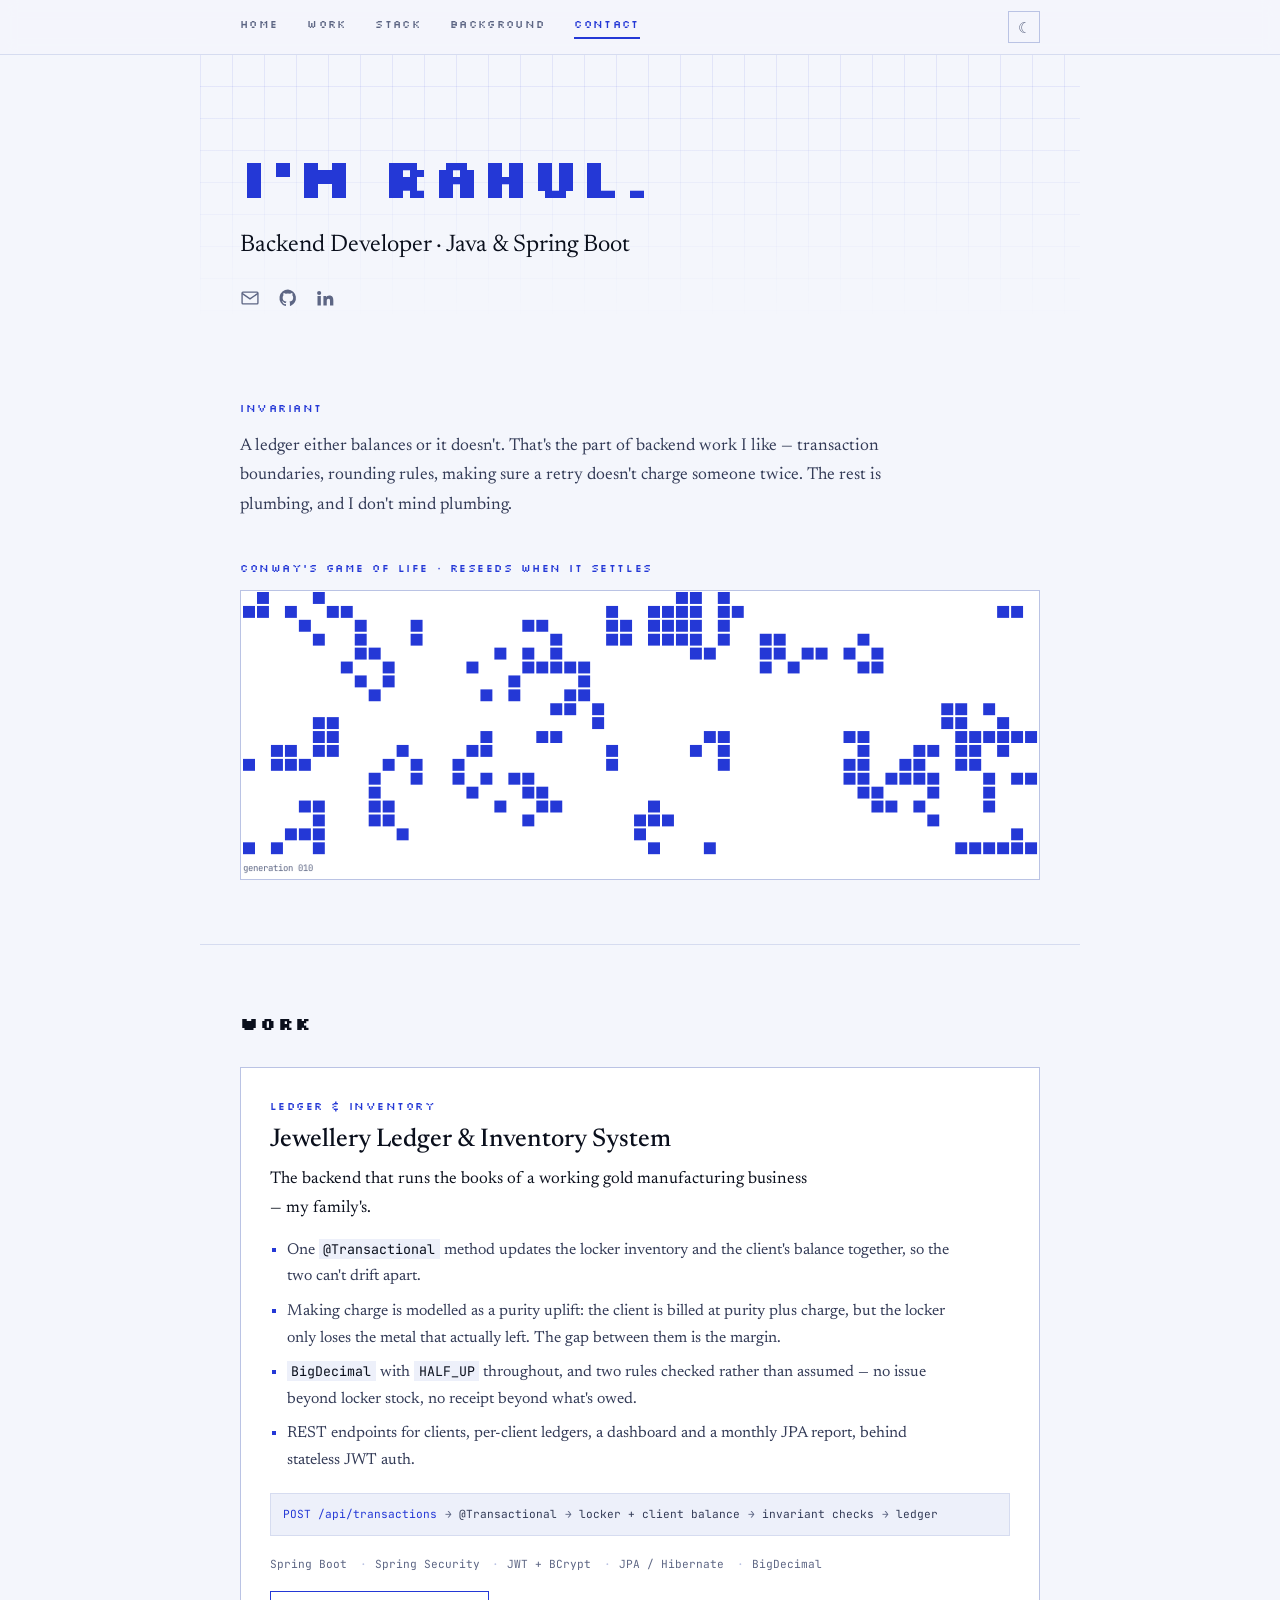
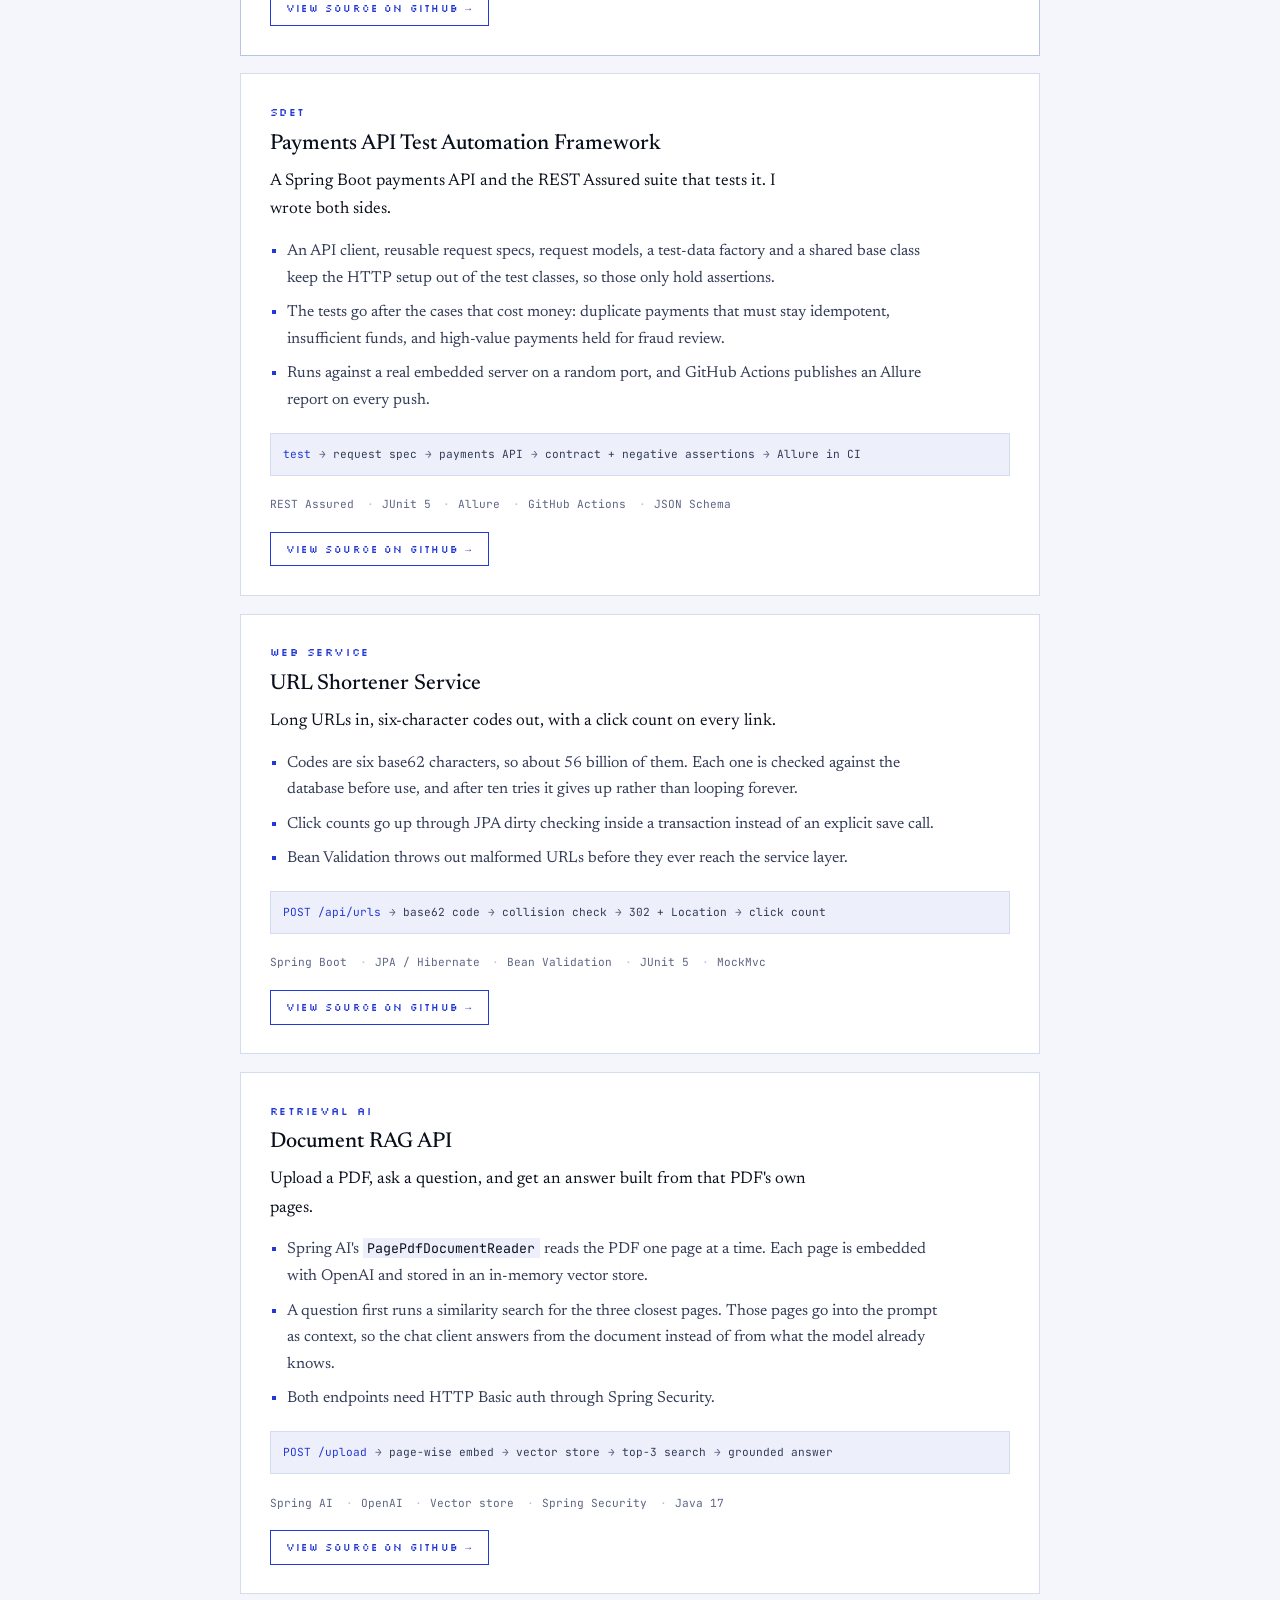
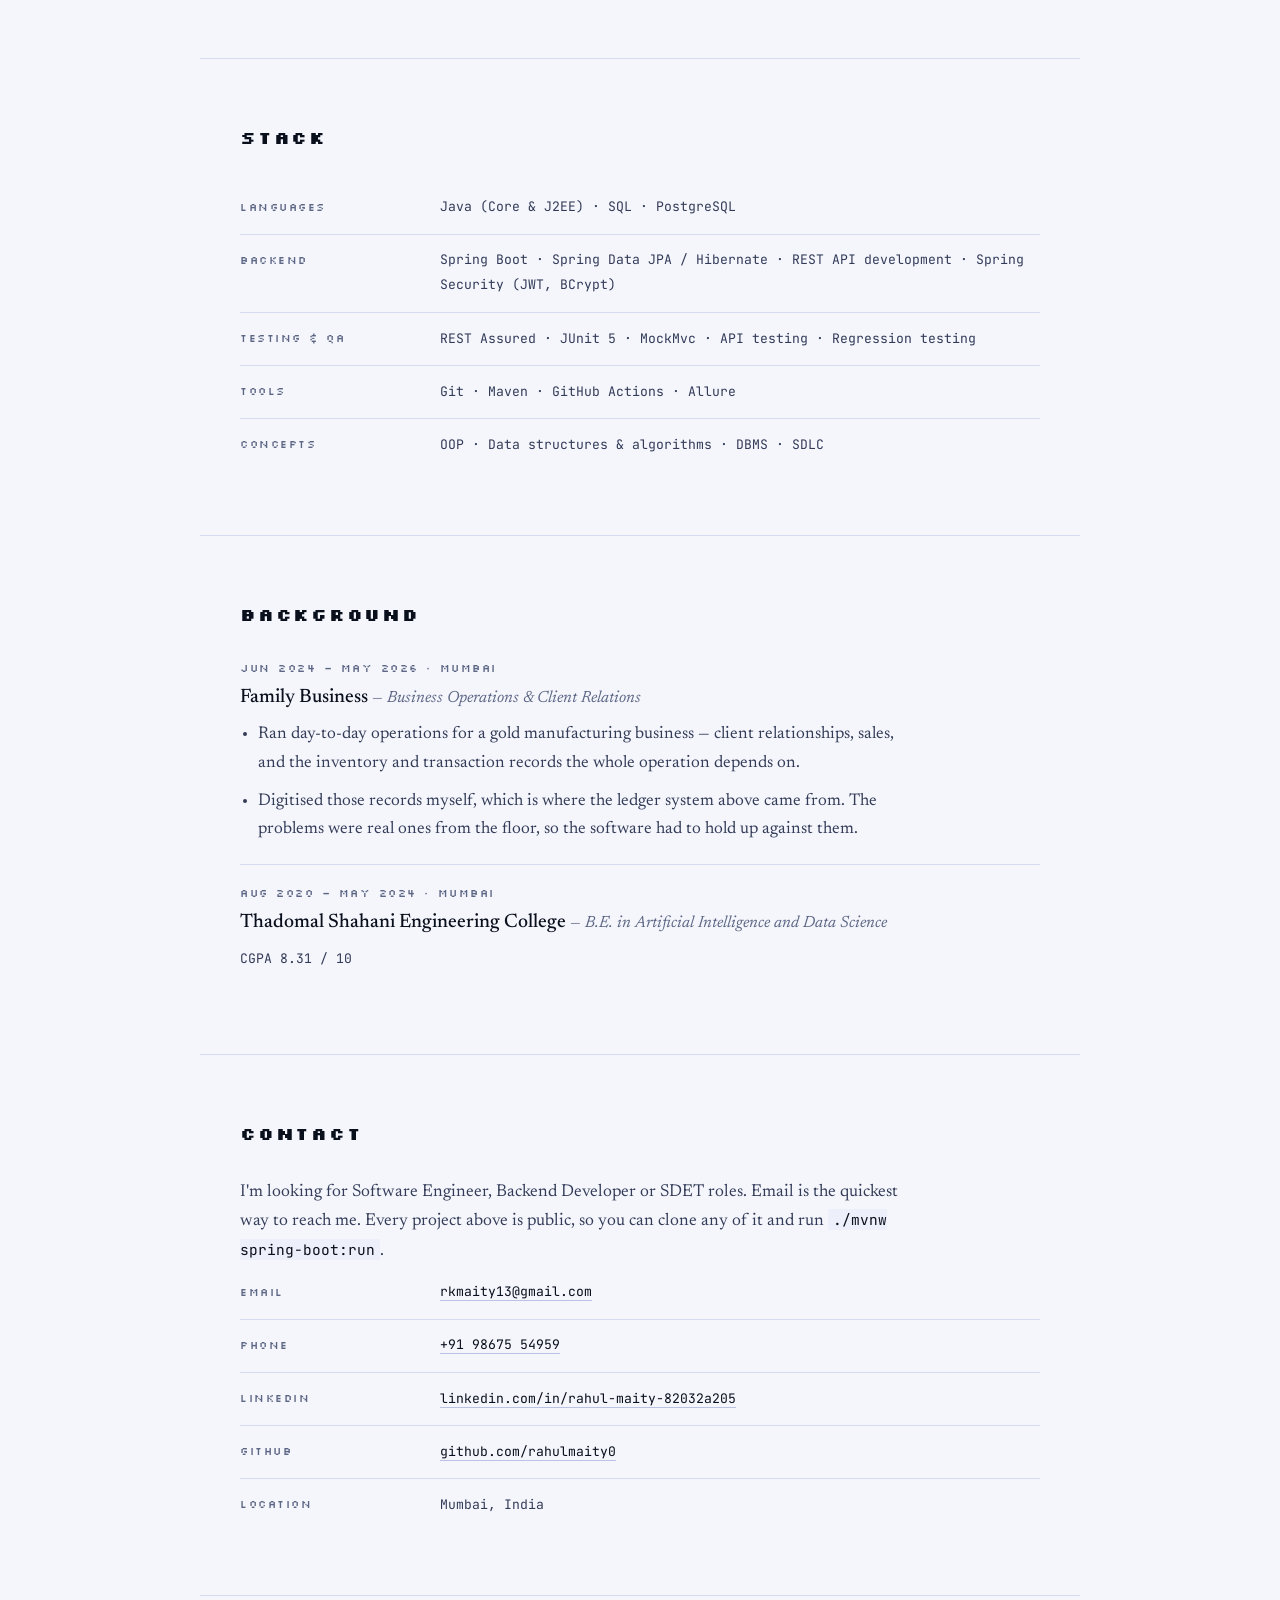
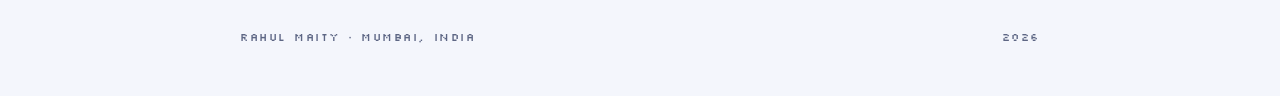
<file: index.html>
<!doctype html>
<html lang="en">
<head>
<meta charset="utf-8">
<meta name="viewport" content="width=device-width, initial-scale=1">
<title>Rahul Maity — Backend Engineer</title>
<meta name="description" content="Rahul Maity — B.E. in AI &amp; Data Science, Mumbai. Java and Spring Boot backend systems, REST APIs, and the REST Assured test frameworks that verify them.">
<meta property="og:title" content="Rahul Maity — Backend Engineer">
<meta property="og:description" content="Java · Spring Boot · REST APIs · SDET. Selected backend and test-automation work.">
<meta property="og:type" content="website">
<link rel="preconnect" href="https://fonts.googleapis.com">
<link rel="preconnect" href="https://fonts.gstatic.com" crossorigin>
<link rel="stylesheet" href="https://fonts.googleapis.com/css2?family=Silkscreen:wght@400;700&family=Newsreader:ital,opsz,wght@0,6..72,300;0,6..72,400;0,6..72,500;1,6..72,400&family=JetBrains+Mono:wght@400;500;700&display=swap">
<link rel="stylesheet" href="styles.css">
</head>
<body>
<a class="skip" href="#work">Skip to work</a>

<header class="topbar">
  <div class="wrap topbar-inner">
    <nav class="nav" aria-label="Sections">
      <a href="#top" class="is-current">Home</a>
      <a href="#work">Work</a>
      <a href="#stack" class="nav-optional">Stack</a>
      <a href="#background">Background</a>
      <a href="#contact">Contact</a>
    </nav>
    <button type="button" id="theme" class="theme" aria-label="Switch to dark theme" aria-pressed="false">
      <span class="theme-glyph" aria-hidden="true">☾</span>
    </button>
  </div>
</header>

<main id="top">

  <!-- ───────────────────── hero ───────────────────── -->
  <section class="wrap hero">
    <h1 class="pixel">I'm Rahul.</h1>
    <p class="role">Backend Developer &middot; Java &amp; Spring Boot</p>
    <ul class="socials">
      <li><a href="mailto:rkmaity13@gmail.com" aria-label="Email">
        <svg viewBox="0 0 24 24" width="20" height="20" fill="none" stroke="currentColor" stroke-width="1.6" aria-hidden="true"><rect x="2.5" y="5" width="19" height="14" rx="1"/><path d="M2.5 6.5 12 13l9.5-6.5"/></svg></a></li>
      <li><a href="https://github.com/rahulmaity0" rel="noopener" aria-label="GitHub">
        <svg viewBox="0 0 24 24" width="20" height="20" fill="currentColor" aria-hidden="true"><path d="M12 1.8a10.2 10.2 0 0 0-3.2 19.9c.5.1.7-.2.7-.5v-1.9c-2.8.6-3.4-1.3-3.4-1.3-.5-1.2-1.1-1.5-1.1-1.5-.9-.6.1-.6.1-.6 1 .1 1.5 1 1.5 1 .9 1.5 2.4 1.1 3 .8.1-.7.3-1.1.6-1.4-2.2-.3-4.6-1.1-4.6-5 0-1.1.4-2 1-2.7-.1-.3-.4-1.3.1-2.7 0 0 .8-.3 2.7 1a9.4 9.4 0 0 1 5 0c1.9-1.3 2.7-1 2.7-1 .5 1.4.2 2.4.1 2.7.6.7 1 1.6 1 2.7 0 3.9-2.4 4.7-4.6 5 .4.3.7.9.7 1.9v2.8c0 .3.2.6.7.5A10.2 10.2 0 0 0 12 1.8Z"/></svg></a></li>
      <li><a href="https://linkedin.com/in/rahul-maity-82032a205" rel="noopener" aria-label="LinkedIn">
        <svg viewBox="0 0 24 24" width="20" height="20" fill="currentColor" aria-hidden="true"><path d="M4.98 3.5a2.5 2.5 0 1 0 0 5 2.5 2.5 0 0 0 0-5ZM3 9.5h4V21H3V9.5Zm6.5 0h3.8v1.6h.1c.5-1 1.8-2 3.8-2 4 0 4.8 2.6 4.8 6V21h-4v-5.2c0-1.3 0-2.9-1.8-2.9s-2.1 1.4-2.1 2.8V21h-4V9.5Z"/></svg></a></li>
    </ul>
  </section>

  <!-- ───────────────────── statement + canvas ───────────────────── -->
  <section class="wrap statement">
    <p class="label">Invariant</p>
    <p class="say">A ledger either balances or it doesn't. That's the part of backend work I like &mdash; transaction boundaries, rounding rules, making sure a retry doesn't charge someone twice. The rest is plumbing, and I don't mind plumbing.</p>

    <figure class="plot">
      <figcaption class="label" id="plot-caption">conway's game of life &middot; reseeds when it settles</figcaption>
      <canvas id="life" aria-labelledby="plot-caption" role="img"></canvas>
    </figure>
  </section>

  <!-- ───────────────────── work ───────────────────── -->
  <section class="wrap section" id="work">
    <h2 class="head pixel">Work</h2>
    <ol class="cards">

      <li class="card card-lead">
        <p class="label">Ledger &amp; inventory</p>
        <h3>Jewellery Ledger &amp; Inventory System</h3>
        <p class="one">The backend that runs the books of a working gold manufacturing business &mdash; my family's.</p>
        <ul class="points">
          <li>One <code>@Transactional</code> method updates the locker inventory and the client's balance together, so the two can't drift apart.</li>
          <li>Making charge is modelled as a purity uplift: the client is billed at purity plus charge, but the locker only loses the metal that actually left. The gap between them is the margin.</li>
          <li><code>BigDecimal</code> with <code>HALF_UP</code> throughout, and two rules checked rather than assumed &mdash; no issue beyond locker stock, no receipt beyond what's owed.</li>
          <li>REST endpoints for clients, per-client ledgers, a dashboard and a monthly JPA report, behind stateless JWT auth.</li>
        </ul>
        <p class="pipe"><span>POST /api/transactions</span>
<span>@Transactional</span>
<span>locker + client balance</span>
<span>invariant checks</span>
<span>ledger</span></p>
        <ul class="chips"><li>Spring Boot</li>
<li>Spring Security</li>
<li>JWT + BCrypt</li>
<li>JPA / Hibernate</li>
<li>BigDecimal</li></ul>
        <p class="go"><a href="https://github.com/rahulmaity0/Inventory-Management" rel="noopener">View source on GitHub</a></p>
      </li>

      <li class="card">
        <p class="label">SDET</p>
        <h3>Payments API Test Automation Framework</h3>
        <p class="one">A Spring Boot payments API and the REST Assured suite that tests it. I wrote both sides.</p>
        <ul class="points">
          <li>An API client, reusable request specs, request models, a test-data factory and a shared base class keep the HTTP setup out of the test classes, so those only hold assertions.</li>
          <li>The tests go after the cases that cost money: duplicate payments that must stay idempotent, insufficient funds, and high-value payments held for fraud review.</li>
          <li>Runs against a real embedded server on a random port, and GitHub Actions publishes an Allure report on every push.</li>
        </ul>
        <p class="pipe"><span>test</span>
<span>request spec</span>
<span>payments API</span>
<span>contract + negative assertions</span>
<span>Allure in CI</span></p>
        <ul class="chips"><li>REST Assured</li>
<li>JUnit 5</li>
<li>Allure</li>
<li>GitHub Actions</li>
<li>JSON Schema</li></ul>
        <p class="go"><a href="https://github.com/rahulmaity0/banking-api-test-automation-framework" rel="noopener">View source on GitHub</a></p>
      </li>

      <li class="card">
        <p class="label">Web service</p>
        <h3>URL Shortener Service</h3>
        <p class="one">Long URLs in, six-character codes out, with a click count on every link.</p>
        <ul class="points">
          <li>Codes are six base62 characters, so about 56 billion of them. Each one is checked against the database before use, and after ten tries it gives up rather than looping forever.</li>
          <li>Click counts go up through JPA dirty checking inside a transaction instead of an explicit save call.</li>
          <li>Bean Validation throws out malformed URLs before they ever reach the service layer.</li>
        </ul>
        <p class="pipe"><span>POST /api/urls</span>
<span>base62 code</span>
<span>collision check</span>
<span>302 + Location</span>
<span>click count</span></p>
        <ul class="chips"><li>Spring Boot</li>
<li>JPA / Hibernate</li>
<li>Bean Validation</li>
<li>JUnit 5</li>
<li>MockMvc</li></ul>
        <p class="go"><a href="https://github.com/rahulmaity0/url-shortener" rel="noopener">View source on GitHub</a></p>
      </li>

      <li class="card">
        <p class="label">Retrieval AI</p>
        <h3>Document RAG API</h3>
        <p class="one">Upload a PDF, ask a question, and get an answer built from that PDF's own pages.</p>
        <ul class="points">
          <li>Spring AI's <code>PagePdfDocumentReader</code> reads the PDF one page at a time. Each page is embedded with OpenAI and stored in an in-memory vector store.</li>
          <li>A question first runs a similarity search for the three closest pages. Those pages go into the prompt as context, so the chat client answers from the document instead of from what the model already knows.</li>
          <li>Both endpoints need HTTP Basic auth through Spring Security.</li>
        </ul>
        <p class="pipe"><span>POST /upload</span>
<span>page-wise embed</span>
<span>vector store</span>
<span>top-3 search</span>
<span>grounded answer</span></p>
        <ul class="chips"><li>Spring AI</li>
<li>OpenAI</li>
<li>Vector store</li>
<li>Spring Security</li>
<li>Java 17</li></ul>
        <p class="go"><a href="https://github.com/rahulmaity0/document-rag-api" rel="noopener">View source on GitHub</a></p>
      </li>



    </ol>
  </section>

  <!-- ───────────────────── stack ───────────────────── -->
  <section class="wrap section" id="stack">
    <h2 class="head pixel">Stack</h2>
    <dl class="grid">
      <div><dt class="label">Languages</dt><dd>Java (Core &amp; J2EE) &middot; SQL &middot; PostgreSQL</dd></div>
      <div><dt class="label">Backend</dt><dd>Spring Boot &middot; Spring Data JPA / Hibernate &middot; REST API development &middot; Spring Security (JWT, BCrypt)</dd></div>
      <div><dt class="label">Testing &amp; QA</dt><dd>REST Assured &middot; JUnit 5 &middot; MockMvc &middot; API testing &middot; Regression testing</dd></div>
      <div><dt class="label">Tools</dt><dd>Git &middot; Maven &middot; GitHub Actions &middot; Allure</dd></div>
      <div><dt class="label">Concepts</dt><dd>OOP &middot; Data structures &amp; algorithms &middot; DBMS &middot; SDLC</dd></div>
    </dl>
  </section>

  <!-- ───────────────────── background ───────────────────── -->
  <section class="wrap section" id="background">
    <h2 class="head pixel">Background</h2>

    <div class="entry">
      <p class="label">Jun 2024 &ndash; May 2026 &middot; Mumbai</p>
      <h3>Family Business <span class="sub">&mdash; Business Operations &amp; Client Relations</span></h3>
      <ul class="bullets">
        <li>Ran day-to-day operations for a gold manufacturing business &mdash; client relationships, sales, and the inventory and transaction records the whole operation depends on.</li>
        <li>Digitised those records myself, which is where the ledger system above came from. The problems were real ones from the floor, so the software had to hold up against them.</li>
      </ul>
    </div>

    <div class="entry">
      <p class="label">Aug 2020 &ndash; May 2024 &middot; Mumbai</p>
      <h3>Thadomal Shahani Engineering College <span class="sub">&mdash; B.E. in Artificial Intelligence and Data Science</span></h3>
      <p class="say meta">CGPA 8.31 / 10</p>
    </div>
  </section>

  <!-- ───────────────────── contact ───────────────────── -->
  <section class="wrap section" id="contact">
    <h2 class="head pixel">Contact</h2>
    <p class="say">I'm looking for Software Engineer, Backend Developer or SDET roles. Email is the quickest way to reach me. Every project above is public, so you can clone any of it and run <code>./mvnw spring-boot:run</code>.</p>
    <dl class="grid grid-contact">
      <div><dt class="label">Email</dt><dd><a href="mailto:rkmaity13@gmail.com">rkmaity13@gmail.com</a></dd></div>
      <div><dt class="label">Phone</dt><dd><a href="tel:+919867554959">+91 98675 54959</a></dd></div>
      <div><dt class="label">LinkedIn</dt><dd><a href="https://linkedin.com/in/rahul-maity-82032a205" rel="noopener">linkedin.com/in/rahul-maity-82032a205</a></dd></div>
      <div><dt class="label">GitHub</dt><dd><a href="https://github.com/rahulmaity0" rel="noopener">github.com/rahulmaity0</a></dd></div>
      <div><dt class="label">Location</dt><dd>Mumbai, India</dd></div>
    </dl>
  </section>

</main>

<footer class="wrap foot">
  <p class="label">Rahul Maity &middot; Mumbai, India</p>
  <p class="label"><span id="year">2026</span></p>
</footer>

<script src="main.js"></script>
</body>
</html>
</file>
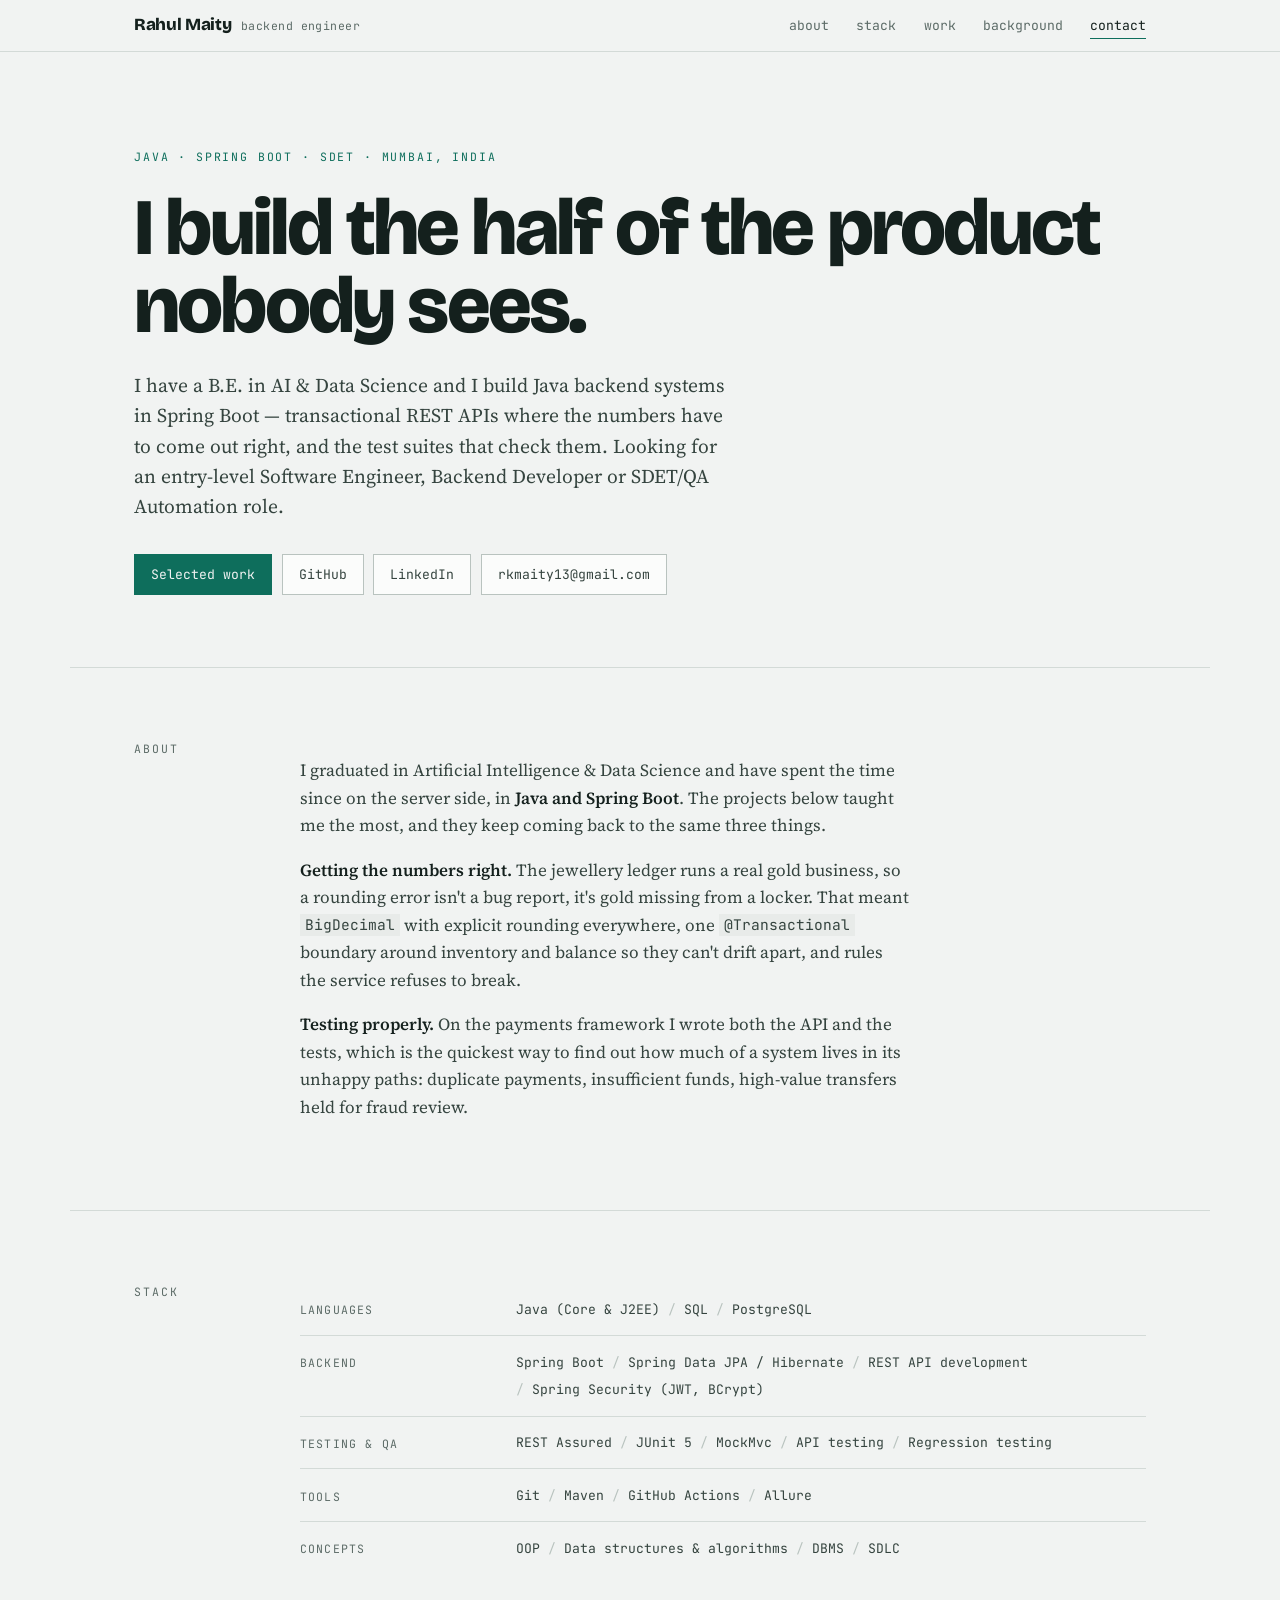
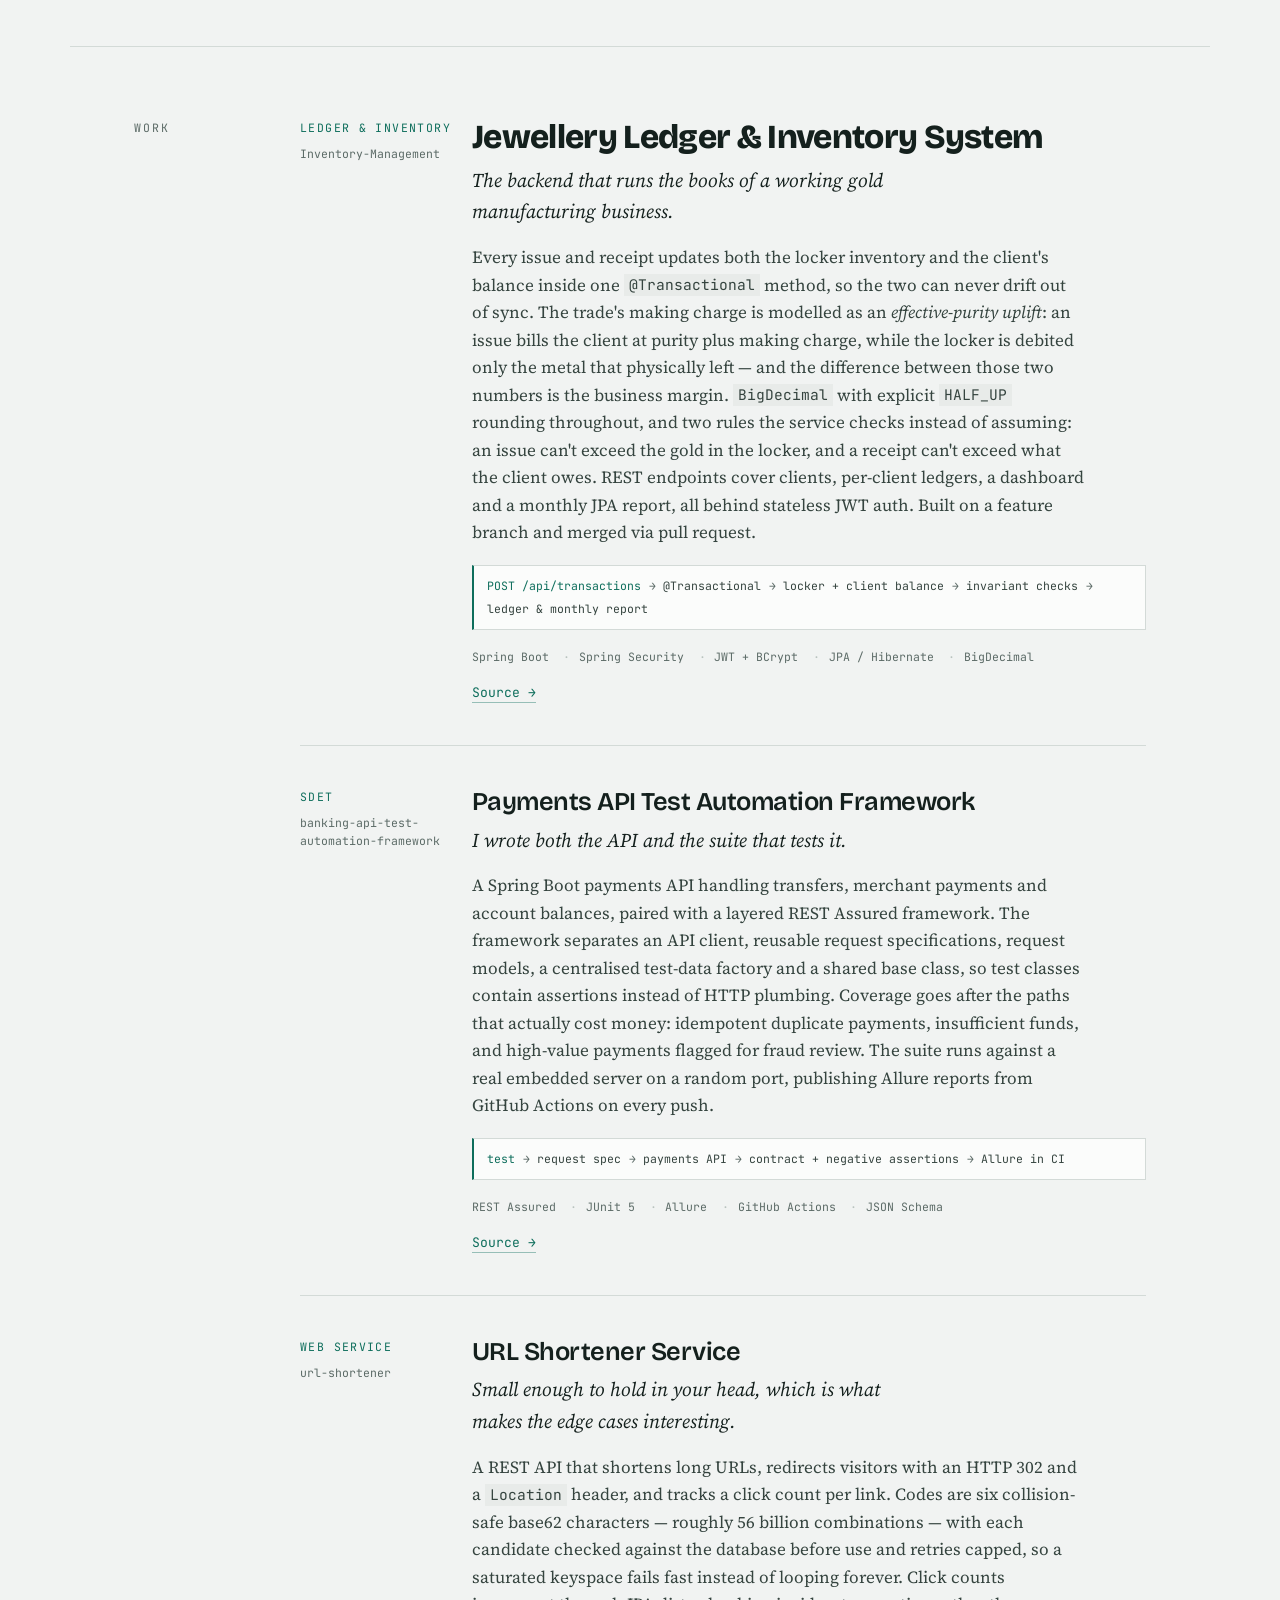
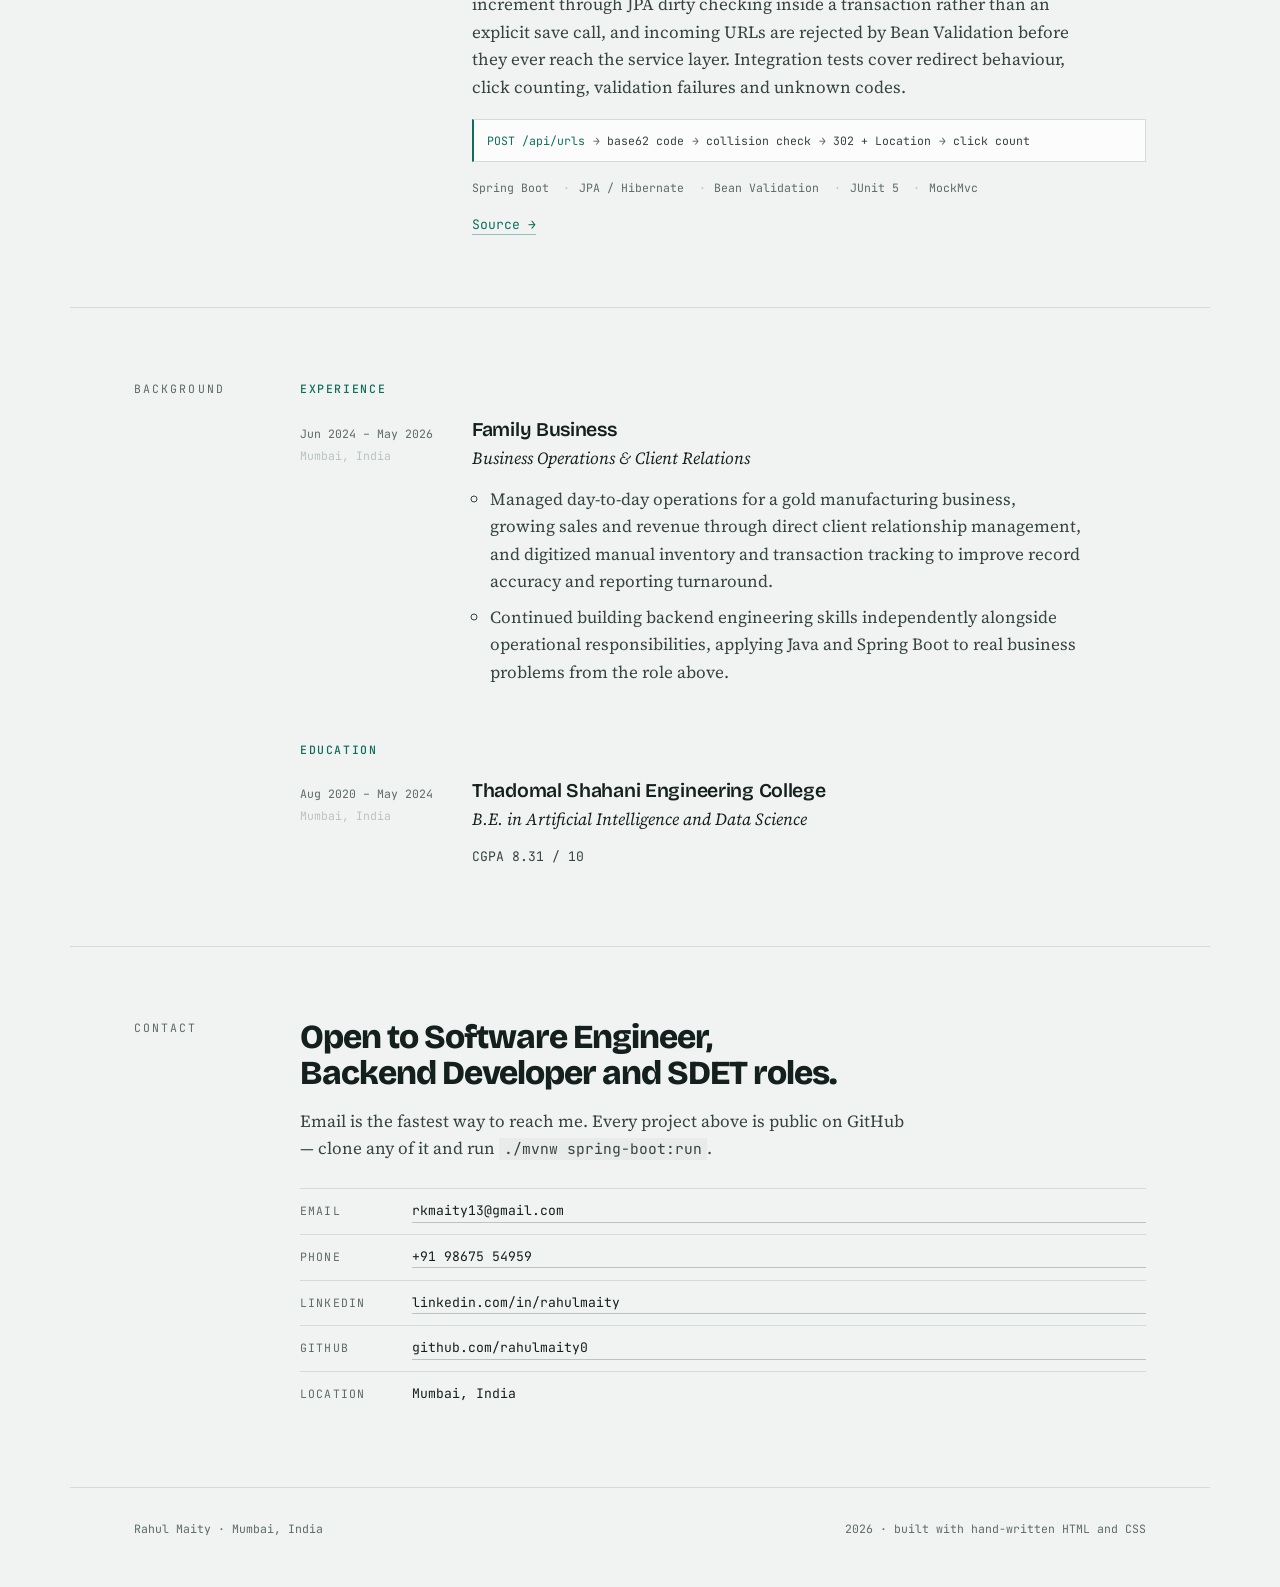
<file: alt-pine/index.html>
<!doctype html>
<html lang="en">
<head>
<meta charset="utf-8">
<meta name="viewport" content="width=device-width, initial-scale=1">
<title>Rahul Maity — Backend Engineer</title>
<meta name="description" content="Rahul Maity — B.E. in AI &amp; Data Science, Mumbai. Java and Spring Boot backend systems, REST APIs, and the REST Assured test frameworks that verify them. Seeking Software Engineer, Backend Developer or SDET roles.">
<meta property="og:title" content="Rahul Maity — Backend Engineer">
<meta property="og:description" content="Java · Spring Boot · REST APIs · SDET. Selected backend and test-automation work.">
<meta property="og:type" content="website">
<link rel="preconnect" href="https://fonts.googleapis.com">
<link rel="preconnect" href="https://fonts.gstatic.com" crossorigin>
<link rel="stylesheet" href="https://fonts.googleapis.com/css2?family=Bricolage+Grotesque:opsz,wght@12..96,600;12..96,800&family=Source+Serif+4:ital,opsz,wght@0,8..60,400;0,8..60,600;1,8..60,400&family=JetBrains+Mono:wght@400;500;700&display=swap">
<link rel="stylesheet" href="styles.css">
</head>
<body>
<a class="skip" href="#work">Skip to work</a>

<header class="topbar">
  <div class="topbar-inner">
    <a class="mark" href="#top"><span class="mark-name">Rahul Maity</span>
<span class="mark-role">backend engineer</span></a>
    <nav class="nav" aria-label="Sections">
      <a href="#about">about</a>
      <a href="#stack" class="nav-optional">stack</a>
      <a href="#work">work</a>
      <a href="#background">background</a>
      <a href="#contact">contact</a>
    </nav>
  </div>
</header>

<main id="top">

  <!-- ───────────────────────── hero ───────────────────────── -->
  <section class="hero">
    <div class="hero-copy">
      <p class="eyebrow">Java &middot; Spring Boot &middot; SDET &middot; Mumbai, India</p>
      <h1>I build the half of the product<br>nobody sees.</h1>
      <p class="lede">I have a B.E. in AI &amp; Data Science and I build Java backend systems in Spring Boot &mdash; transactional REST APIs where the numbers have to come out right, and the test suites that check them. Looking for an entry-level Software Engineer, Backend Developer or SDET/QA Automation role.</p>
      <div class="cta">
        <a class="btn btn-primary" href="#work">Selected work</a>
        <a class="btn" href="https://github.com/rahulmaity0" rel="noopener">GitHub</a>
        <a class="btn" href="https://linkedin.com/in/rahulmaity" rel="noopener">LinkedIn</a>
        <a class="btn" href="mailto:rkmaity13@gmail.com">rkmaity13@gmail.com</a>
      </div>
    </div>

  </section>

  <!-- ───────────────────────── about ───────────────────────── -->
  <section class="band" id="about">
    <p class="spine">About</p>
    <div class="band-body prose">
      <p>I graduated in Artificial Intelligence &amp; Data Science and have spent the time since on the server side, in <strong>Java and Spring Boot</strong>. The projects below taught me the most, and they keep coming back to the same three things.</p>
      <p><strong>Getting the numbers right.</strong> The jewellery ledger runs a real gold business, so a rounding error isn't a bug report, it's gold missing from a locker. That meant <code>BigDecimal</code> with explicit rounding everywhere, one <code>@Transactional</code> boundary around inventory and balance so they can't drift apart, and rules the service refuses to break.</p>
      <p><strong>Testing properly.</strong> On the payments framework I wrote both the API and the tests, which is the quickest way to find out how much of a system lives in its unhappy paths: duplicate payments, insufficient funds, high-value transfers held for fraud review.</p>
    </div>
  </section>

  <!-- ───────────────────────── stack ───────────────────────── -->
  <section class="band" id="stack">
    <p class="spine">Stack</p>
    <div class="band-body">
      <dl class="stack">
        <div class="stack-group">
          <dt>Languages</dt>
          <dd><span>Java (Core &amp; J2EE)</span>
<span>SQL</span>
<span>PostgreSQL</span></dd>
        </div>
        <div class="stack-group">
          <dt>Backend</dt>
          <dd><span>Spring Boot</span>
<span>Spring Data JPA / Hibernate</span>
<span>REST API development</span>
<span>Spring Security (JWT, BCrypt)</span></dd>
        </div>
        <div class="stack-group">
          <dt>Testing &amp; QA</dt>
          <dd><span>REST Assured</span>
<span>JUnit 5</span>
<span>MockMvc</span>
<span>API testing</span>
<span>Regression testing</span></dd>
        </div>
        <div class="stack-group">
          <dt>Tools</dt>
          <dd><span>Git</span>
<span>Maven</span>
<span>GitHub Actions</span>
<span>Allure</span></dd>
        </div>
        <div class="stack-group">
          <dt>Concepts</dt>
          <dd><span>OOP</span>
<span>Data structures &amp; algorithms</span>
<span>DBMS</span>
<span>SDLC</span></dd>
        </div>
        </dl>
    </div>
  </section>

  <!-- ───────────────────────── work ───────────────────────── -->
  <section class="band band-work" id="work">
    <p class="spine">Work</p>
    <div class="band-body">
      <ol class="records">

        <li class="record record-lead">
          <div class="record-meta">
            <span class="domain">Ledger &amp; inventory</span>
            <span class="repo">Inventory-Management</span>
          </div>
          <div class="record-main">
            <h2>Jewellery Ledger &amp; Inventory System</h2>
            <p class="record-role">The backend that runs the books of a working gold manufacturing business.</p>
            <p class="prose">Every issue and receipt updates both the locker inventory and the client's balance inside one <code>@Transactional</code> method, so the two can never drift out of sync. The trade's making charge is modelled as an <em>effective-purity uplift</em>: an issue bills the client at purity plus making charge, while the locker is debited only the metal that physically left &mdash; and the difference between those two numbers is the business margin. <code>BigDecimal</code> with explicit <code>HALF_UP</code> rounding throughout, and two rules the service checks instead of assuming: an issue can't exceed the gold in the locker, and a receipt can't exceed what the client owes. REST endpoints cover clients, per-client ledgers, a dashboard and a monthly JPA report, all behind stateless JWT auth. Built on a feature branch and merged via pull request.</p>
            <p class="flow"><span>POST /api/transactions</span>
<span>@Transactional</span>
<span>locker + client balance</span>
<span>invariant checks</span>
<span>ledger &amp; monthly report</span></p>
            <ul class="tags"><li>Spring Boot</li><li>Spring Security</li><li>JWT + BCrypt</li><li>JPA / Hibernate</li><li>BigDecimal</li></ul>
            <p class="links"><a href="https://github.com/rahulmaity0/Inventory-Management" rel="noopener">Source &rarr;</a></p>
          </div>
        </li>

        <li class="record">
          <div class="record-meta">
            <span class="domain">SDET</span>
            <span class="repo">banking-api-test-automation-framework</span>
          </div>
          <div class="record-main">
            <h2>Payments API Test Automation Framework</h2>
            <p class="record-role">I wrote both the API and the suite that tests it.</p>
            <p class="prose">A Spring Boot payments API handling transfers, merchant payments and account balances, paired with a layered REST Assured framework. The framework separates an API client, reusable request specifications, request models, a centralised test-data factory and a shared base class, so test classes contain assertions instead of HTTP plumbing. Coverage goes after the paths that actually cost money: idempotent duplicate payments, insufficient funds, and high-value payments flagged for fraud review. The suite runs against a real embedded server on a random port, publishing Allure reports from GitHub Actions on every push.</p>
            <p class="flow"><span>test</span>
<span>request spec</span>
<span>payments API</span>
<span>contract + negative assertions</span>
<span>Allure in CI</span></p>
            <ul class="tags"><li>REST Assured</li><li>JUnit 5</li><li>Allure</li><li>GitHub Actions</li><li>JSON Schema</li></ul>
            <p class="links"><a href="https://github.com/rahulmaity0/banking-api-test-automation-framework" rel="noopener">Source &rarr;</a></p>
          </div>
        </li>

        <li class="record">
          <div class="record-meta">
            <span class="domain">Web service</span>
            <span class="repo">url-shortener</span>
          </div>
          <div class="record-main">
            <h2>URL Shortener Service</h2>
            <p class="record-role">Small enough to hold in your head, which is what makes the edge cases interesting.</p>
            <p class="prose">A REST API that shortens long URLs, redirects visitors with an HTTP 302 and a <code>Location</code> header, and tracks a click count per link. Codes are six collision-safe base62 characters &mdash; roughly 56 billion combinations &mdash; with each candidate checked against the database before use and retries capped, so a saturated keyspace fails fast instead of looping forever. Click counts increment through JPA dirty checking inside a transaction rather than an explicit save call, and incoming URLs are rejected by Bean Validation before they ever reach the service layer. Integration tests cover redirect behaviour, click counting, validation failures and unknown codes.</p>
            <p class="flow"><span>POST /api/urls</span>
<span>base62 code</span>
<span>collision check</span>
<span>302 + Location</span>
<span>click count</span></p>
            <ul class="tags"><li>Spring Boot</li><li>JPA / Hibernate</li><li>Bean Validation</li><li>JUnit 5</li><li>MockMvc</li></ul>
            <p class="links"><a href="https://github.com/rahulmaity0/url-shortener" rel="noopener">Source &rarr;</a></p>
          </div>
        </li>



      </ol>
    </div>
  </section>

  <!-- ───────────────────────── background ───────────────────────── -->
  <section class="band" id="background">
    <p class="spine">Background</p>
    <div class="band-body">

      <div class="group">
        <h2 class="group-label">Experience</h2>
        <ul class="entries">
          <li class="entry">
            <p class="entry-when">Jun 2024 &ndash; May 2026<br><span class="entry-place">Mumbai, India</span></p>
            <div class="entry-main">
              <h3>Family Business</h3>
              <p class="entry-sub">Business Operations &amp; Client Relations</p>
              <ul>
                <li>Managed day-to-day operations for a gold manufacturing business, growing sales and revenue through direct client relationship management, and digitized manual inventory and transaction tracking to improve record accuracy and reporting turnaround.</li>
                <li>Continued building backend engineering skills independently alongside operational responsibilities, applying Java and Spring Boot to real business problems from the role above.</li>
              </ul>
            </div>
          </li>
        </ul>
      </div>

      <div class="group">
        <h2 class="group-label">Education</h2>
        <ul class="entries">
          <li class="entry">
            <p class="entry-when">Aug 2020 &ndash; May 2024<br><span class="entry-place">Mumbai, India</span></p>
            <div class="entry-main">
              <h3>Thadomal Shahani Engineering College</h3>
              <p class="entry-sub">B.E. in Artificial Intelligence and Data Science</p>
              <p class="entry-note">CGPA 8.31 / 10</p>
            </div>
          </li>
        </ul>
      </div>

    </div>
  </section>

  <!-- ───────────────────────── contact ───────────────────────── -->
  <section class="band band-contact" id="contact">
    <p class="spine">Contact</p>
    <div class="band-body">
      <h2 class="contact-head">Open to Software Engineer, Backend Developer and SDET roles.</h2>
      <p class="prose">Email is the fastest way to reach me. Every project above is public on GitHub &mdash; clone any of it and run <code>./mvnw spring-boot:run</code>.</p>
      <ul class="contact-list">
        <li><span>Email</span><a href="mailto:rkmaity13@gmail.com">rkmaity13@gmail.com</a></li>
        <li><span>Phone</span><a href="tel:+919867554959">+91 98675 54959</a></li>
        <li><span>LinkedIn</span><a href="https://linkedin.com/in/rahulmaity" rel="noopener">linkedin.com/in/rahulmaity</a></li>
        <li><span>GitHub</span><a href="https://github.com/rahulmaity0" rel="noopener">github.com/rahulmaity0</a></li>
        <li><span>Location</span>
<span class="plain">Mumbai, India</span></li>
      </ul>
    </div>
  </section>

</main>

<footer class="foot">
  <p>Rahul Maity &middot; Mumbai, India</p>
  <p><span id="year">2026</span> &middot; built with hand-written HTML and CSS</p>
</footer>

<script src="main.js"></script>
</body>
</html>
</file>
<file: styles.css>
/* ==========================================================================
   Rahul Maity — portfolio, blueprint direction
   Dark-first. Ground is near-black with a blue bias; one electric blue accent.
   Type: Silkscreen (bitmap display) / Newsreader (prose) / JetBrains Mono (data)
   ========================================================================== */

:root {
  /* dark is the default here — the light set mirrors it in the blocks below */
  --ground:    #05070e;
  --surface:   #0a0f1c;
  --surface-2: #10162a;
  --ink:       #e6e9f5;
  --ink-soft:  #b4bbd4;
  --muted:     #6e7899;
  --line:      #1b2340;
  --line-2:    #2a3459;
  --accent:    #4a6cff;
  --grid:      rgba(74, 108, 255, .10);
  --focus:     #4a6cff;

  --ff-pixel: "Silkscreen", "Courier New", monospace;
  --ff-serif: "Newsreader", Georgia, "Times New Roman", serif;
  --ff-mono:  "JetBrains Mono", ui-monospace, SFMono-Regular, Menlo, monospace;

  --gutter: clamp(1.25rem, 5vw, 2.5rem);
  --maxw:   880px;
}

@media (prefers-color-scheme: light) {
  :root:not([data-theme="dark"]) {
    --ground:    #f4f6fc;
    --surface:   #ffffff;
    --surface-2: #edf0fa;
    --ink:       #0a0f1c;
    --ink-soft:  #333b57;
    --muted:     #5d6684;
    --line:      #d6dcf0;
    --line-2:    #bac3e4;
    --accent:    #2438d6;
    --grid:      rgba(36, 56, 214, .09);
    --focus:     #2438d6;
  }
}

:root[data-theme="light"] {
  --ground:    #f4f6fc;
  --surface:   #ffffff;
  --surface-2: #edf0fa;
  --ink:       #0a0f1c;
  --ink-soft:  #333b57;
  --muted:     #5d6684;
  --line:      #d6dcf0;
  --line-2:    #bac3e4;
  --accent:    #2438d6;
  --grid:      rgba(36, 56, 214, .09);
  --focus:     #2438d6;
}

*, *::before, *::after { box-sizing: border-box; }

html { -webkit-text-size-adjust: 100%; scroll-behavior: smooth; }
@media (prefers-reduced-motion: reduce) {
  html { scroll-behavior: auto; }
  *, *::before, *::after { animation-duration: .001ms !important; transition-duration: .001ms !important; }
}

body {
  margin: 0;
  background: var(--ground);
  color: var(--ink);
  font-family: var(--ff-serif);
  font-size: 1.0625rem;
  line-height: 1.68;
  -webkit-font-smoothing: antialiased;
}

a { color: inherit; }
code { font-family: var(--ff-mono); font-size: .84em; color: var(--ink); background: var(--surface-2); padding: .08em .35em; }
:focus-visible { outline: 2px solid var(--focus); outline-offset: 3px; }

.wrap { max-width: var(--maxw); margin: 0 auto; padding-inline: var(--gutter); }

.skip {
  position: absolute; left: -9999px; top: 0; z-index: 30;
  background: var(--accent); color: #fff; padding: .6rem 1rem;
  font-family: var(--ff-pixel); font-size: .7rem;
}
.skip:focus { left: 0; }

/* shared micro-label: bitmap face, wide tracking */
.label {
  margin: 0; font-family: var(--ff-pixel); font-size: .68rem;
  text-transform: uppercase; letter-spacing: .14em; color: var(--muted);
  line-height: 1.8;
}

/* ── top bar ─────────────────────────────────────────────────────────── */
.topbar {
  position: sticky; top: 0; z-index: 20;
  background: color-mix(in srgb, var(--ground) 90%, transparent);
  backdrop-filter: blur(8px);
  border-bottom: 1px solid var(--line);
}
.topbar-inner { display: flex; align-items: center; justify-content: space-between; gap: 1rem; padding-block: .7rem; }

.nav { display: flex; gap: clamp(.9rem, 3vw, 1.8rem); }
.nav a {
  font-family: var(--ff-pixel); font-size: .7rem; text-transform: uppercase;
  letter-spacing: .12em; color: var(--muted); text-decoration: none;
  padding-bottom: 3px; border-bottom: 2px solid transparent;
  transition: color .18s, border-color .18s; white-space: nowrap;
}
.nav a:hover, .nav a.is-current { color: var(--accent); border-bottom-color: var(--accent); }

.theme {
  flex: none; width: 2rem; height: 2rem; display: grid; place-items: center;
  background: transparent; border: 1px solid var(--line-2); color: var(--muted);
  cursor: pointer; font-size: .95rem; line-height: 1;
  transition: color .18s, border-color .18s;
}
.theme:hover { color: var(--accent); border-color: var(--accent); }

@media (max-width: 640px) {
  .nav { gap: .8rem; overflow-x: auto; scrollbar-width: none; }
  .nav::-webkit-scrollbar { display: none; }
  .nav a { font-size: .62rem; letter-spacing: .1em; }
  .nav-optional { display: none; }
}

/* ── hero ────────────────────────────────────────────────────────────── */
.hero {
  position: relative; z-index: 0;
  padding-block: clamp(3rem, 9vw, 5.5rem) clamp(2rem, 5vw, 3rem);
}
.hero::before {
  content: ""; position: absolute; inset: -1px 0 0; z-index: -1;
  background-image:
    repeating-linear-gradient(to right,  var(--grid) 0 1px, transparent 1px 32px),
    repeating-linear-gradient(to bottom, var(--grid) 0 1px, transparent 1px 32px);
  -webkit-mask-image: linear-gradient(to bottom, #000 0%, transparent 85%);
  mask-image: linear-gradient(to bottom, #000 0%, transparent 85%);
}

.pixel { font-family: var(--ff-pixel); font-weight: 700; }
.hero h1 {
  margin: 0; color: var(--accent);
  font-size: clamp(1.9rem, 7.6vw, 3.5rem); line-height: 1.2; letter-spacing: .01em;
}
.role { margin: .9rem 0 0; font-size: clamp(1.15rem, 3.4vw, 1.5rem); font-weight: 400; color: var(--ink); }

.socials { list-style: none; display: flex; gap: 1.1rem; margin: 1.4rem 0 0; padding: 0; }
.socials a { color: var(--muted); display: inline-flex; transition: color .18s, transform .18s; }
.socials a:hover { color: var(--accent); transform: translateY(-2px); }

/* ── statement + plot ────────────────────────────────────────────────── */
.statement { padding-block: clamp(1rem, 3vw, 2rem) clamp(2.5rem, 6vw, 4rem); }
.statement .label { color: var(--accent); }
.say {
  margin: .8rem 0 0; max-width: 68ch; color: var(--ink-soft);
  font-size: 1.08rem; line-height: 1.72;
}
.say em { font-style: italic; color: var(--ink); }

.plot { margin: 2.4rem 0 0; }
.plot figcaption { margin-bottom: .7rem; }
#life {
  display: block; width: 100%; height: clamp(190px, 32vw, 290px);
  border: 1px solid var(--line-2); background: var(--surface);
}

/* ── sections ────────────────────────────────────────────────────────── */
.section { padding-block: clamp(2.5rem, 6vw, 4rem); border-top: 1px solid var(--line); }
.head {
  margin: 0 0 1.8rem; font-size: 1.1rem; color: var(--ink);
  text-transform: uppercase; letter-spacing: .1em;
}

/* ── work cards ──────────────────────────────────────────────────────── */
.cards { list-style: none; margin: 0; padding: 0; display: flex; flex-direction: column; gap: 1.1rem; }
.card {
  border: 1px solid var(--line); background: var(--surface);
  padding: clamp(1.2rem, 3.5vw, 1.8rem);
  transition: border-color .2s;
}
.card:hover { border-color: var(--line-2); }
.card-lead { border-color: var(--line-2); }
.card h3 {
  margin: .5rem 0 0; font-family: var(--ff-serif); font-weight: 500;
  font-size: 1.35rem; line-height: 1.25; color: var(--ink); text-wrap: balance;
}
.card-lead h3 { font-size: 1.6rem; }
.card .label { color: var(--accent); }
.card .say { font-size: 1.02rem; }

.pipe {
  margin: 1.2rem 0; padding: .55rem .75rem;
  border: 1px solid var(--line); background: var(--surface-2);
  font-family: var(--ff-mono); font-size: .7rem; line-height: 2.1; color: var(--ink-soft);
}
.pipe span { display: inline-block; white-space: nowrap; }
.pipe span:first-child { color: var(--accent); }
.pipe span:not(:last-child)::after { content: "\2192"; color: var(--muted); margin-left: .5rem; }

.chips { list-style: none; display: flex; flex-wrap: wrap; gap: .3rem .8rem; margin: 0 0 1.1rem; padding: 0; }
.chips li { font-family: var(--ff-mono); font-size: .7rem; color: var(--muted); }
.chips li::before { content: "\00b7"; margin-right: .5rem; color: var(--line-2); }
.chips li:first-child::before { content: none; }

.one {
  margin: .55rem 0 .9rem; font-size: 1.06rem; color: var(--ink); max-width: 60ch;
}
.points { margin: 0 0 1.1rem; padding-left: 1.05rem; max-width: 68ch; color: var(--ink-soft); list-style: square; }
.points li::marker { color: var(--accent); }
.points li { margin-bottom: .5rem; font-size: .99rem; }
.points li:last-child { margin-bottom: 0; }

.go { margin: 0; }
.go a {
  display: inline-block; font-family: var(--ff-pixel); font-size: .62rem;
  text-transform: uppercase; letter-spacing: .12em; text-decoration: none;
  color: var(--accent); border: 1px solid var(--accent); padding: .5rem .95rem;
  transition: background .18s, color .18s;
}
.go a::after { content: " \2192"; }
.go a:hover { background: var(--accent); color: var(--ground); }

/* ── definition grids: stack, contact ────────────────────────────────── */
.grid { margin: 0; display: flex; flex-direction: column; }
.grid > div {
  display: grid; grid-template-columns: minmax(0, 11rem) minmax(0, 1fr);
  gap: .3rem 1.5rem; padding: .85rem 0; border-bottom: 1px solid var(--line);
}
.grid > div:last-child { border-bottom: 0; }
@media (max-width: 620px) { .grid > div { grid-template-columns: 1fr; } }
.grid dt { padding-top: .15rem; }
.grid dd { margin: 0; font-family: var(--ff-mono); font-size: .82rem; color: var(--ink-soft); line-height: 1.9; }
.grid-contact dd a { color: var(--ink); text-decoration: none; border-bottom: 1px solid var(--line-2); overflow-wrap: anywhere; }
.grid-contact dd a:hover { color: var(--accent); border-bottom-color: var(--accent); }

/* ── background entries ──────────────────────────────────────────────── */
.entry { padding-block: 1.2rem; border-top: 1px solid var(--line); }
.entry:first-of-type { border-top: 0; padding-top: 0; }
.entry h3 {
  margin: .4rem 0 .7rem; font-family: var(--ff-serif); font-weight: 500;
  font-size: 1.22rem; line-height: 1.3; color: var(--ink);
}
.entry .sub { color: var(--muted); font-style: italic; font-weight: 400; font-size: 1.02rem; }
.bullets { margin: 0; padding-left: 1.1rem; max-width: 68ch; color: var(--ink-soft); }
.bullets li { margin-bottom: .6rem; }
.bullets li:last-child { margin-bottom: 0; }
.meta { font-family: var(--ff-mono); font-size: .82rem; }

/* ── footer ──────────────────────────────────────────────────────────── */
.foot {
  padding-block: 2rem 3rem; border-top: 1px solid var(--line);
  display: flex; flex-wrap: wrap; justify-content: space-between; gap: .4rem 1.5rem;
}
</file>
<file: alt-pine/styles.css>
/* ==========================================================================
   Rahul Maity — portfolio
   Palette: cool pine neutrals, one deep pine accent, one amber signal.
   Type:    Bricolage Grotesque (display) / Source Serif 4 (prose) / JetBrains Mono (data)
   ========================================================================== */

:root {
  /* light theme — complete token set, redefined (only) in the blocks below */
  --ground:      #f1f3f2;
  --surface:     #fbfcfb;
  --surface-alt: #e8ebe9;
  --ink:         #14201d;
  --ink-soft:    #35443f;
  --muted:       #5c6b67;
  --line:        #d3dad7;
  --line-strong: #b9c3bf;
  --accent:      #0e6e5c;
  --accent-soft: #d9ece6;
  --signal:      #a8660a;
  --focus:       #0e6e5c;

  --ff-display: "Bricolage Grotesque", "Helvetica Neue", Arial, sans-serif;
  --ff-prose:   "Source Serif 4", Georgia, "Times New Roman", serif;
  --ff-mono:    "JetBrains Mono", ui-monospace, SFMono-Regular, Menlo, monospace;

  --fs-xs:   0.72rem;
  --fs-sm:   0.82rem;
  --fs-base: 1.0625rem;
  --fs-lg:   1.22rem;
  --fs-xl:   1.6rem;
  --fs-2xl:  2.1rem;
  --fs-hero: clamp(2.6rem, 7.2vw, 5rem);

  --gutter: clamp(1.25rem, 5vw, 4.5rem);
  --maxw:   1140px;
  --spine:  118px;
}

@media (prefers-color-scheme: dark) {
  :root:not([data-theme="light"]) {
    --ground:      #0f1513;
    --surface:     #161d1b;
    --surface-alt: #1d2624;
    --ink:         #e7ece9;
    --ink-soft:    #c3ccc8;
    --muted:       #93a29d;
    --line:        #263230;
    --line-strong: #37453f;
    --accent:      #4ecba5;
    --accent-soft: #17332c;
    --signal:      #e0a13c;
    --focus:       #4ecba5;
  }
}

:root[data-theme="dark"] {
  --ground:      #0f1513;
  --surface:     #161d1b;
  --surface-alt: #1d2624;
  --ink:         #e7ece9;
  --ink-soft:    #c3ccc8;
  --muted:       #93a29d;
  --line:        #263230;
  --line-strong: #37453f;
  --accent:      #4ecba5;
  --accent-soft: #17332c;
  --signal:      #e0a13c;
  --focus:       #4ecba5;
}

*, *::before, *::after { box-sizing: border-box; }

html { -webkit-text-size-adjust: 100%; scroll-behavior: smooth; }
@media (prefers-reduced-motion: reduce) {
  html { scroll-behavior: auto; }
  *, *::before, *::after { animation-duration: .001ms !important; transition-duration: .001ms !important; }
}

body {
  margin: 0;
  background: var(--ground);
  color: var(--ink);
  font-family: var(--ff-prose);
  font-size: var(--fs-base);
  line-height: 1.62;
  -webkit-font-smoothing: antialiased;
}

a { color: inherit; }
code { font-family: var(--ff-mono); font-size: 0.86em; }
:focus-visible { outline: 2px solid var(--focus); outline-offset: 3px; border-radius: 2px; }

.skip {
  position: absolute; left: -9999px; top: 0;
  background: var(--accent); color: var(--ground);
  padding: .6rem 1rem; font-family: var(--ff-mono); font-size: var(--fs-sm); z-index: 20;
}
.skip:focus { left: 0; }

/* ── top bar ─────────────────────────────────────────────────────────── */
.topbar {
  position: sticky; top: 0; z-index: 10;
  background: color-mix(in srgb, var(--ground) 88%, transparent);
  backdrop-filter: blur(10px);
  border-bottom: 1px solid var(--line);
}
.topbar-inner {
  max-width: var(--maxw); margin: 0 auto;
  padding: .7rem var(--gutter);
  display: flex; align-items: baseline; justify-content: space-between; gap: 1.5rem;
}
.mark { text-decoration: none; display: flex; align-items: baseline; gap: .6rem; flex-wrap: wrap; }
.mark-name { font-family: var(--ff-display); font-weight: 800; letter-spacing: -.02em; font-size: var(--fs-base); }
.mark-role { font-family: var(--ff-mono); font-size: var(--fs-xs); color: var(--muted); letter-spacing: .04em; }
.nav { display: flex; gap: clamp(.8rem, 2.5vw, 1.7rem); font-family: var(--ff-mono); font-size: var(--fs-sm); }
.nav a { color: var(--muted); text-decoration: none; padding-bottom: 2px; border-bottom: 1px solid transparent; transition: color .18s, border-color .18s; }
.nav a:hover, .nav a.is-current { color: var(--ink); border-bottom-color: var(--accent); }

/* Narrow screens: keep the bar to one short row. The name must not wrap, the
   role label is redundant next to it, and the nav scrolls rather than clips. */
@media (max-width: 700px) {
  .topbar-inner { gap: .75rem; padding: .6rem var(--gutter); }
  .mark { flex-wrap: nowrap; }
  .mark-name { white-space: nowrap; }
  .mark-role { display: none; }
  .nav { gap: .6rem; font-size: .7rem; overflow-x: auto; scrollbar-width: none; }
  .nav::-webkit-scrollbar { display: none; }
  .nav a { white-space: nowrap; }
  .nav-optional { display: none; }
}

/* ── hero ────────────────────────────────────────────────────────────── */
.hero {
  max-width: var(--maxw); margin: 0 auto;
  padding: clamp(3rem, 8vw, 6rem) var(--gutter) clamp(2.5rem, 6vw, 4.5rem);
  display: grid; gap: clamp(2rem, 5vw, 4rem);
  align-items: start;
}

.eyebrow {
  margin: 0 0 1.4rem; font-family: var(--ff-mono); font-size: var(--fs-xs);
  letter-spacing: .16em; text-transform: uppercase; color: var(--accent);
}
.hero h1 {
  margin: 0; font-family: var(--ff-display); font-weight: 800;
  font-size: var(--fs-hero); line-height: 0.98; letter-spacing: -.035em;
  text-wrap: balance;
}
.lede {
  margin: 1.6rem 0 0; max-width: 60ch; font-size: var(--fs-lg);
  line-height: 1.55; color: var(--ink-soft);
}
.cta { display: flex; flex-wrap: wrap; gap: .6rem; margin-top: 2rem; }
.btn {
  font-family: var(--ff-mono); font-size: var(--fs-sm); text-decoration: none;
  padding: .55rem 1rem; border: 1px solid var(--line-strong); color: var(--ink-soft);
  background: var(--surface); transition: border-color .18s, color .18s, background .18s;
}
.btn:hover { border-color: var(--accent); color: var(--accent); }
.btn-primary { background: var(--accent); border-color: var(--accent); color: var(--ground); }
.btn-primary:hover { background: var(--ink); border-color: var(--ink); color: var(--ground); }

/* ── generic band: sticky mono spine + content column ────────────────── */
.band {
  max-width: var(--maxw); margin: 0 auto;
  padding: clamp(2.5rem, 6vw, 4.5rem) var(--gutter);
  display: grid; gap: clamp(1.2rem, 4vw, 3rem);
  grid-template-columns: var(--spine) minmax(0, 1fr);
  border-top: 1px solid var(--line);
}
@media (max-width: 760px) { .band { grid-template-columns: 1fr; } }

.spine {
  margin: 0; align-self: start; position: sticky; top: 4.5rem;
  font-family: var(--ff-mono); font-size: var(--fs-xs);
  letter-spacing: .18em; text-transform: uppercase; color: var(--muted);
}
.band-body { min-width: 0; }

.prose { margin: 0 0 1.1rem; max-width: 68ch; color: var(--ink-soft); }
.prose:last-child { margin-bottom: 0; }
.prose strong { color: var(--ink); font-weight: 600; }
.prose code { background: var(--surface-alt); padding: .1em .35em; }

/* ── stack ───────────────────────────────────────────────────────────── */
.stack { margin: 0; display: flex; flex-direction: column; }
.stack-group {
  display: grid; grid-template-columns: minmax(0, 12rem) minmax(0, 1fr);
  gap: .6rem 1.5rem; padding: .95rem 0; border-bottom: 1px solid var(--line);
}
.stack-group:last-child { border-bottom: 0; }
@media (max-width: 640px) { .stack-group { grid-template-columns: 1fr; } }
.stack dt {
  font-family: var(--ff-mono); font-size: var(--fs-xs); letter-spacing: .1em;
  text-transform: uppercase; color: var(--muted); padding-top: .18rem;
}
.stack dd { margin: 0; display: flex; flex-wrap: wrap; gap: .4rem .5rem; }
.stack dd span { font-family: var(--ff-mono); font-size: var(--fs-sm); color: var(--ink-soft); }
.stack dd span + span::before { content: "/"; color: var(--line-strong); margin-right: .5rem; }

/* ── work records ────────────────────────────────────────────────────── */
.records { list-style: none; margin: 0; padding: 0; }
.record {
  display: grid; grid-template-columns: minmax(0, 9.5rem) minmax(0, 1fr);
  gap: .8rem 1.25rem;
  padding: clamp(1.8rem, 4vw, 2.6rem) 0;
  border-bottom: 1px solid var(--line);
}
.record:first-child { padding-top: 0; }
.record:last-child { border-bottom: 0; padding-bottom: 0; }
@media (max-width: 760px) { .record { grid-template-columns: 1fr; } }

.record-meta { display: flex; flex-direction: column; gap: .45rem; }
.domain {
  font-family: var(--ff-mono); font-size: var(--fs-xs); letter-spacing: .12em;
  text-transform: uppercase; color: var(--accent);
}
.repo { font-family: var(--ff-mono); font-size: var(--fs-xs); color: var(--muted); overflow-wrap: anywhere; }

.record-main { min-width: 0; }
.record h2 {
  margin: 0; font-family: var(--ff-display); font-weight: 600;
  font-size: var(--fs-xl); line-height: 1.12; letter-spacing: -.02em; text-wrap: balance;
}
.record-lead h2 { font-weight: 800; font-size: var(--fs-2xl); }
.record-role {
  margin: .5rem 0 1rem; font-family: var(--ff-prose); font-style: italic;
  font-size: var(--fs-lg); color: var(--ink); max-width: 46ch;
}

.flow {
  margin: 1.1rem 0;
  padding: .55rem .8rem;
  border: 1px solid var(--line);
  border-left: 2px solid var(--accent);
  background: var(--surface);
  font-family: var(--ff-mono);
  font-size: var(--fs-xs);
  line-height: 2;
  color: var(--ink-soft);
  overflow-x: auto;
}
.flow span { display: inline-block; white-space: nowrap; }
.flow span:first-child { color: var(--accent); }
.flow span:not(:last-child)::after { content: "\2192"; color: var(--muted); margin-left: .5rem; }

.tags { list-style: none; display: flex; flex-wrap: wrap; gap: .35rem .9rem; margin: 0 0 1rem; padding: 0; }
.tags li { font-family: var(--ff-mono); font-size: var(--fs-xs); color: var(--muted); }
.tags li::before { content: "·"; margin-right: .55rem; color: var(--line-strong); }
.tags li:first-child::before { content: none; }

.links { margin: 0; font-family: var(--ff-mono); font-size: var(--fs-sm); }
.links a {
  text-decoration: none; color: var(--accent);
  border-bottom: 1px solid color-mix(in srgb, var(--accent) 40%, transparent);
  padding-bottom: 1px; transition: border-color .18s;
}
.links a:hover { border-bottom-color: var(--accent); }


/* ── background: experience + education ──────────────────────────────── */
.group + .group { margin-top: clamp(2rem, 4vw, 3rem); }
.group-label {
  margin: 0 0 1.2rem; font-family: var(--ff-mono); font-size: var(--fs-xs);
  letter-spacing: .14em; text-transform: uppercase; color: var(--accent); font-weight: 500;
}

.entries { list-style: none; margin: 0; padding: 0; }
.entry {
  display: grid; grid-template-columns: minmax(0, 9.5rem) minmax(0, 1fr);
  gap: .6rem 1.25rem; padding: 0 0 .4rem;
}
@media (max-width: 760px) { .entry { grid-template-columns: 1fr; } }

.entry-when {
  margin: .3rem 0 0; font-family: var(--ff-mono); font-size: var(--fs-xs);
  color: var(--muted); line-height: 1.9; font-variant-numeric: tabular-nums;
}
.entry-place { color: var(--line-strong); }
.entry-main { min-width: 0; }
.entry h3 {
  margin: 0; font-family: var(--ff-display); font-weight: 600;
  font-size: var(--fs-lg); letter-spacing: -.015em; line-height: 1.2;
}
.entry-sub { margin: .25rem 0 .8rem; font-style: italic; color: var(--ink); }
.entry-main ul { margin: 0; padding-left: 1.1rem; max-width: 68ch; color: var(--ink-soft); }
.entry-main li { margin-bottom: .5rem; }
.entry-main li:last-child { margin-bottom: 0; }
.entry-note {
  margin: 0; font-family: var(--ff-mono); font-size: var(--fs-sm); color: var(--ink-soft);
  font-variant-numeric: tabular-nums;
}

/* ── contact ─────────────────────────────────────────────────────────── */
.contact-head {
  margin: 0 0 1rem; font-family: var(--ff-display); font-weight: 800;
  font-size: var(--fs-2xl); line-height: 1.08; letter-spacing: -.03em; text-wrap: balance;
}
.contact-list { list-style: none; margin: 1.6rem 0 0; padding: 0; display: flex; flex-direction: column; }
.contact-list li {
  display: grid; grid-template-columns: 6rem minmax(0, 1fr); gap: 1rem;
  padding: .7rem 0; border-top: 1px solid var(--line); align-items: baseline;
}
.contact-list span {
  font-family: var(--ff-mono); font-size: var(--fs-xs); letter-spacing: .1em;
  text-transform: uppercase; color: var(--muted);
}
.contact-list a { font-family: var(--ff-mono); font-size: var(--fs-sm); color: var(--ink); text-decoration: none; border-bottom: 1px solid var(--line-strong); overflow-wrap: anywhere; }
.contact-list a:hover { color: var(--accent); border-bottom-color: var(--accent); }
.contact-list .plain { font-family: var(--ff-mono); font-size: var(--fs-sm); color: var(--ink); letter-spacing: 0; text-transform: none; }

/* ── footer ──────────────────────────────────────────────────────────── */
.foot {
  max-width: var(--maxw); margin: 0 auto;
  padding: 2rem var(--gutter) 3rem;
  border-top: 1px solid var(--line);
  display: flex; flex-wrap: wrap; justify-content: space-between; gap: .5rem 2rem;
  font-family: var(--ff-mono); font-size: var(--fs-xs); color: var(--muted);
}
.foot p { margin: 0; }
</file>
